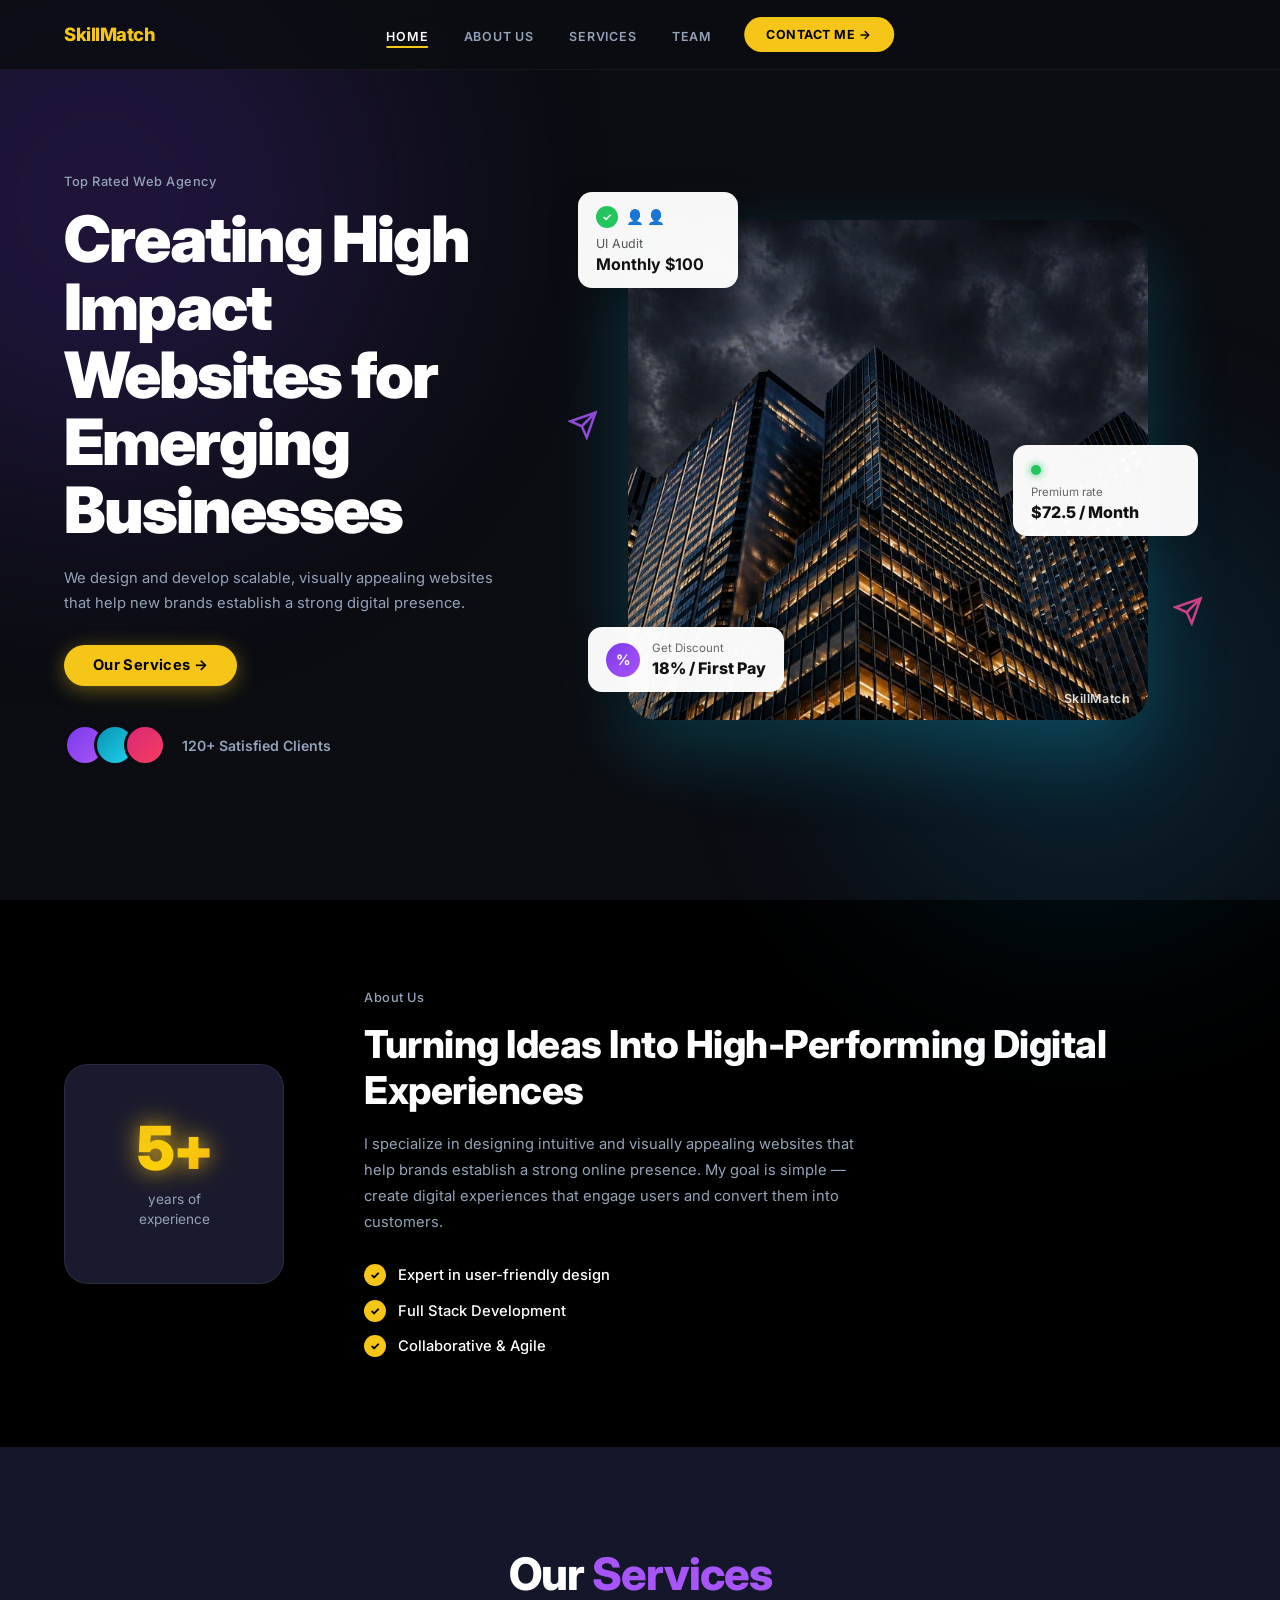
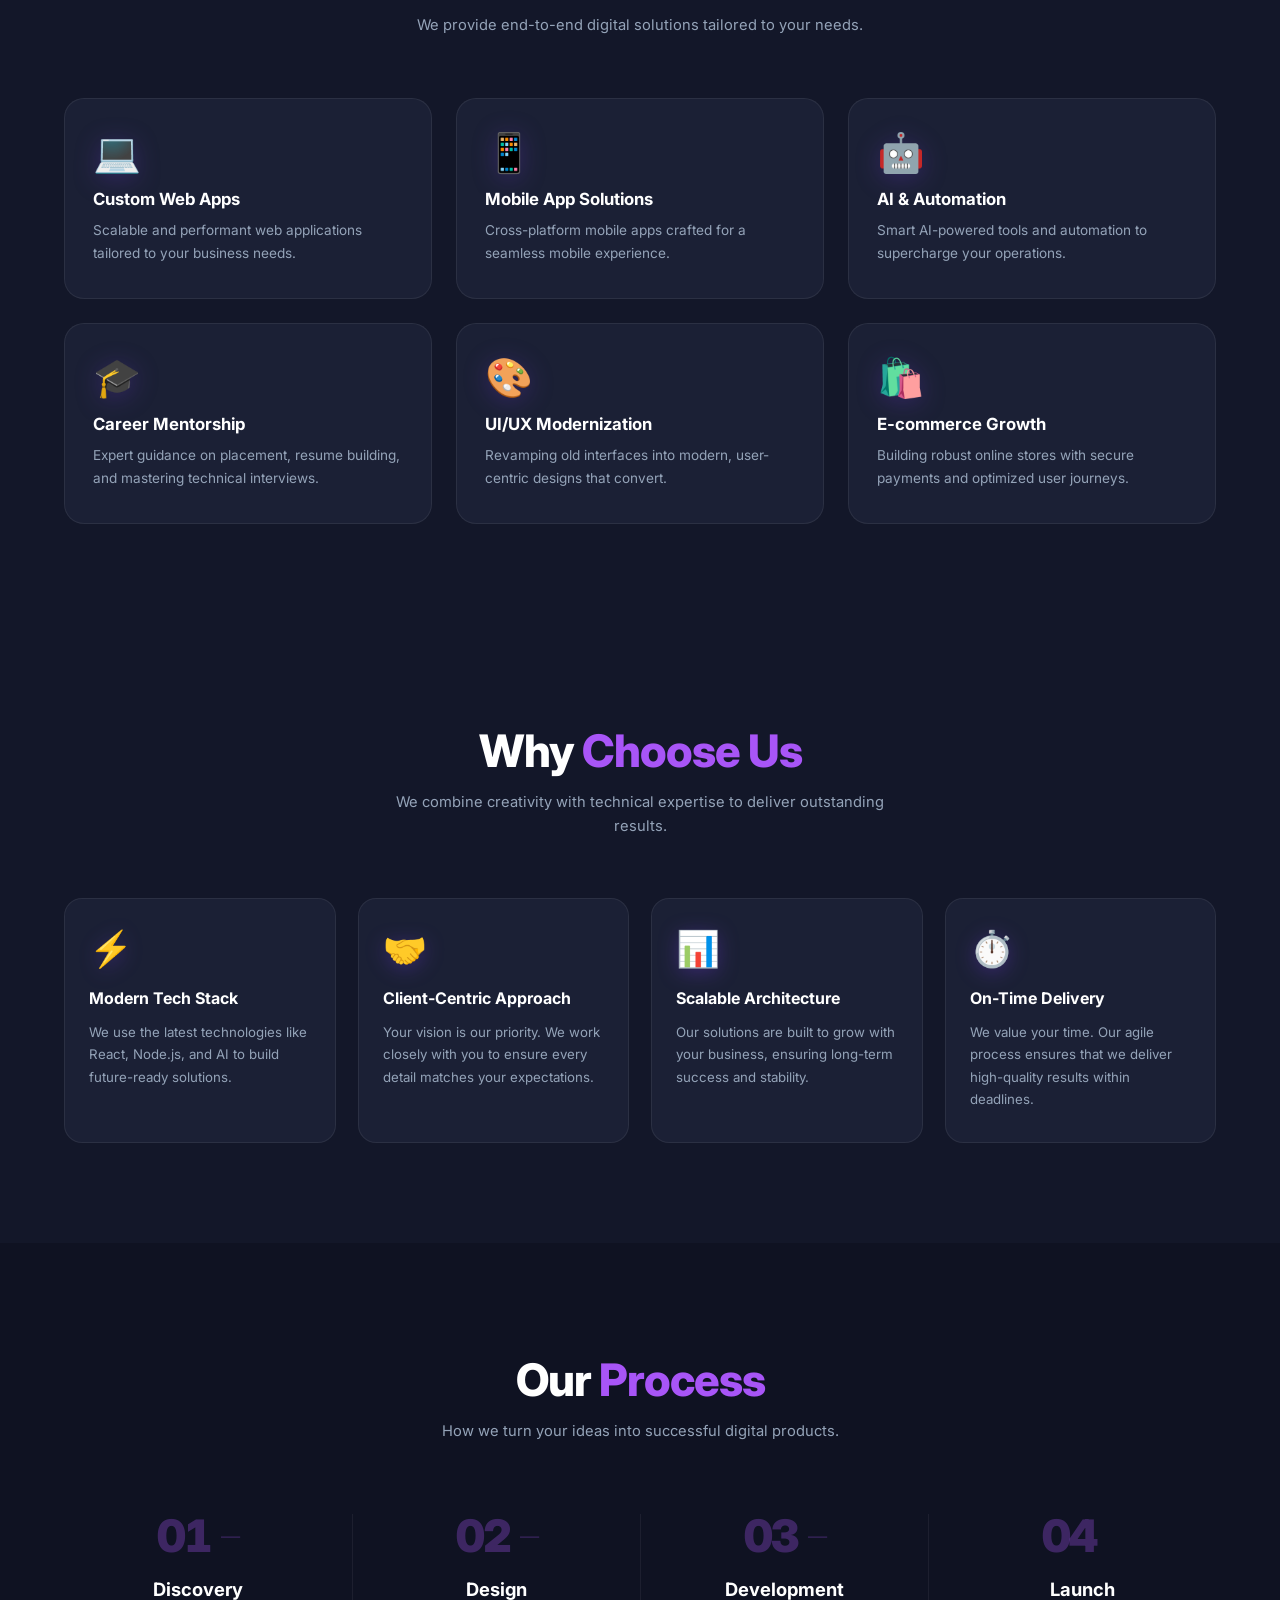
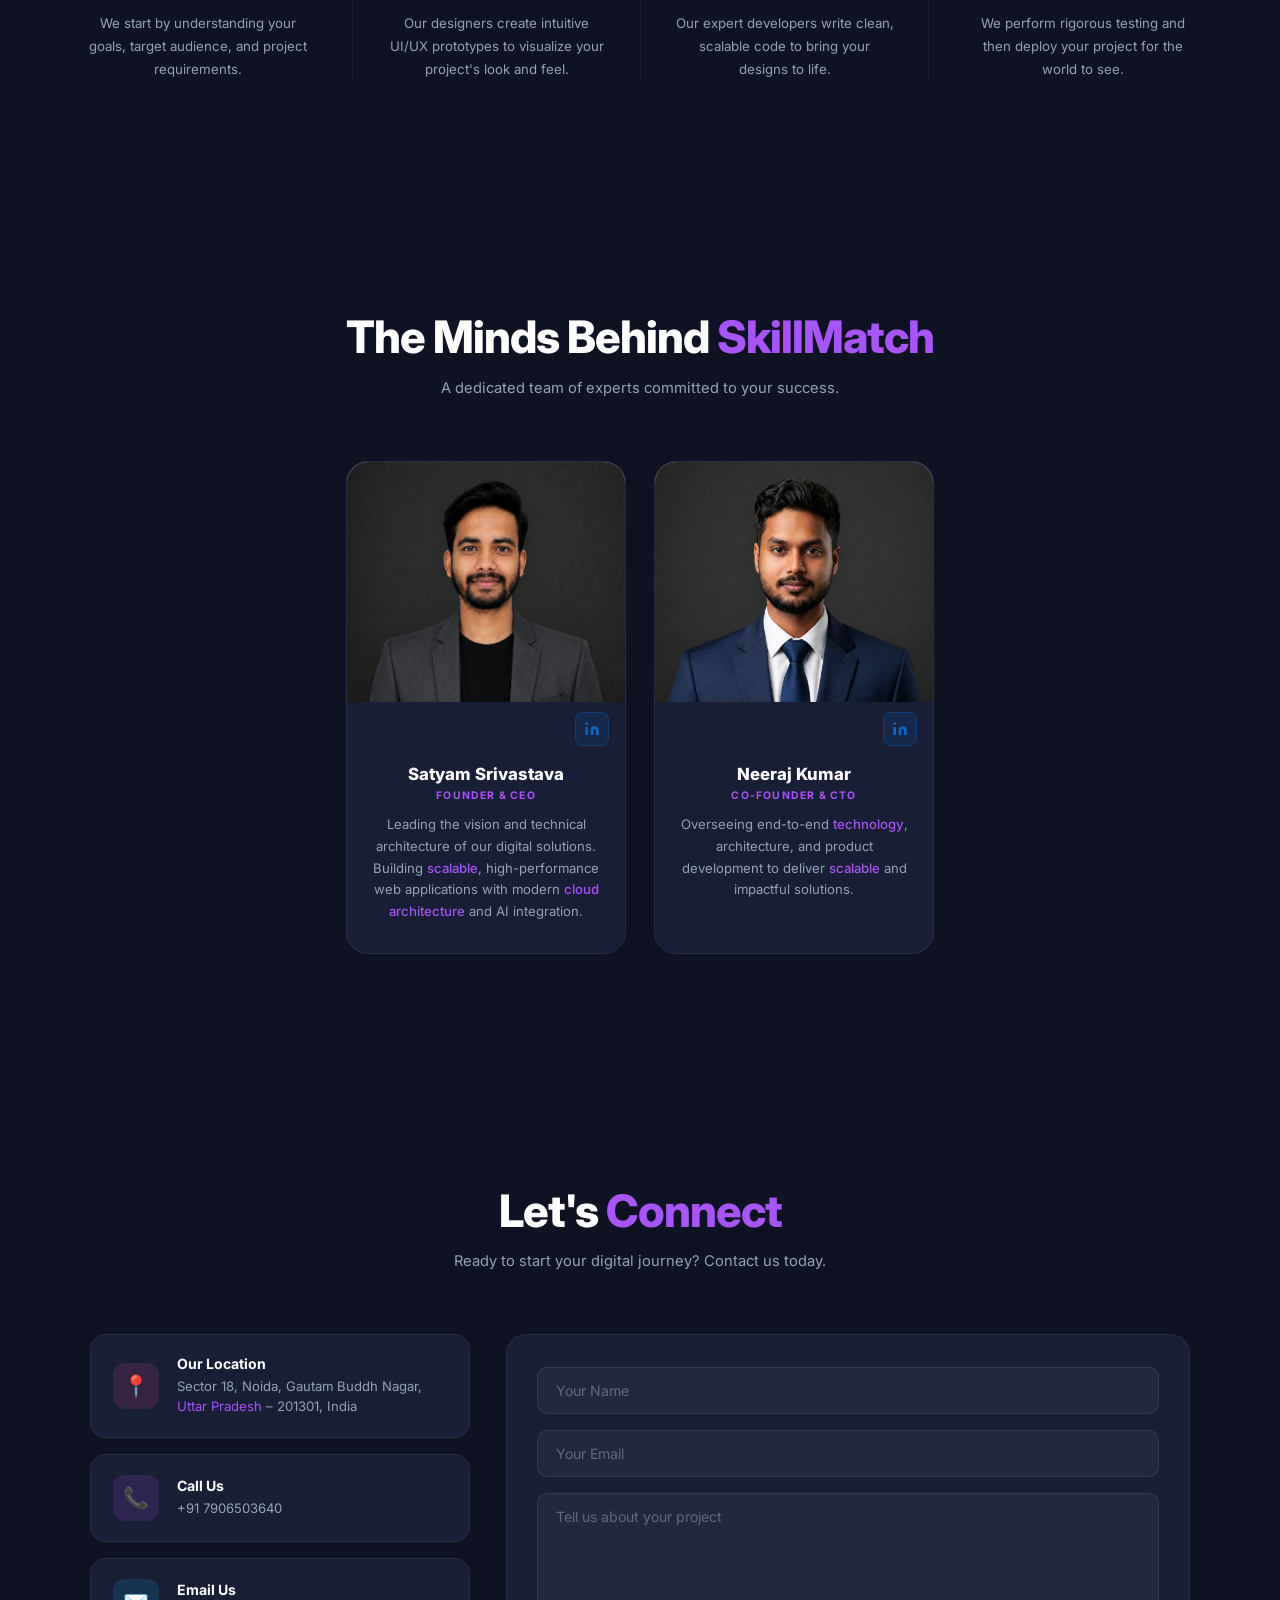
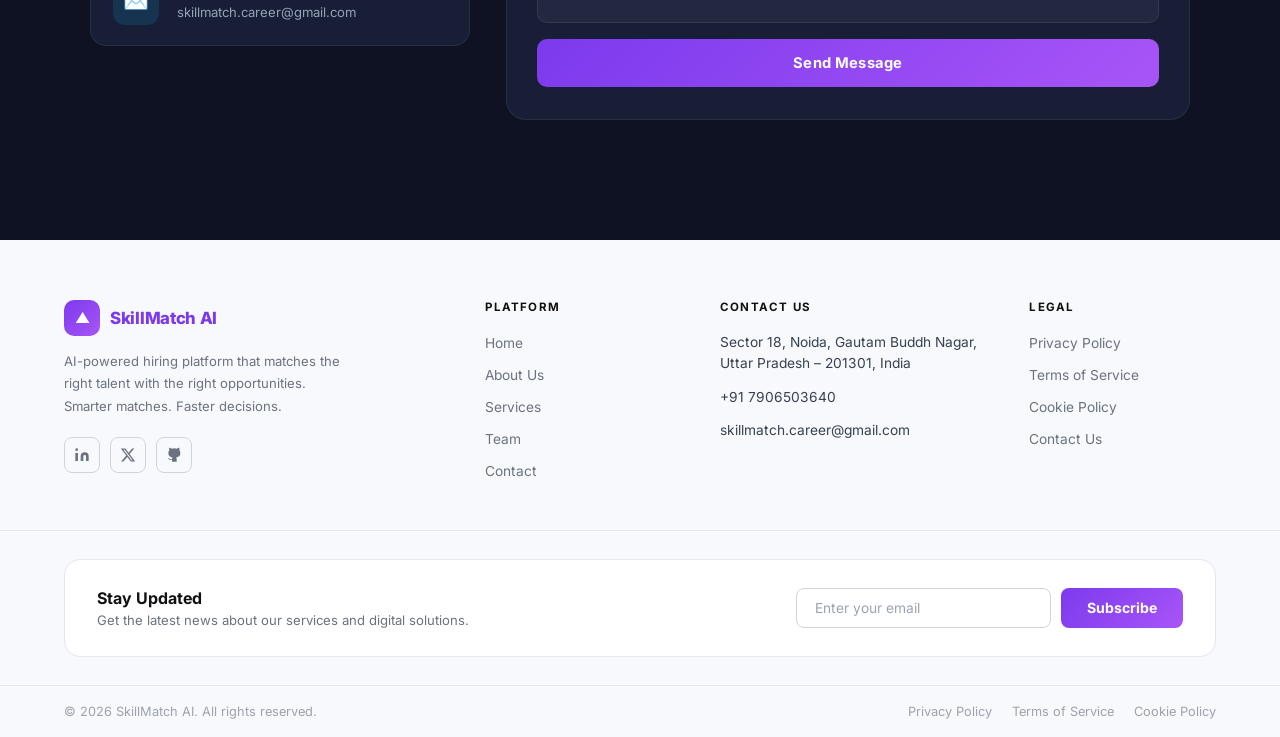
<file: index.html>
<!DOCTYPE html>
<html lang="en">

<head>
  <meta charset="UTF-8" />
  <meta name="viewport" content="width=device-width, initial-scale=1.0" />
  <meta name="description"
    content="SkillMatch – Creating High-Impact Websites for Emerging Businesses. Scalable, visually appealing websites for new brands." />
  <title>SkillMatch – Creating High-Impact Websites</title>
  <link rel="preconnect" href="https://fonts.googleapis.com" />
  <link rel="preconnect" href="https://fonts.gstatic.com" crossorigin />
  <link href="https://fonts.googleapis.com/css2?family=Inter:wght@300;400;500;600;700;800;900&display=swap"
    rel="stylesheet" />
  <link rel="stylesheet" href="style.css" />
</head>

<body>

  <!-- ===== NAVBAR ===== -->
  <nav class="navbar" id="navbar">
    <div class="nav-container">
      <div class="logo">
        <span class="logo-main">SkillMatch</span>
      </div>
      <div class="nav-center">
        <ul class="nav-links" id="navLinks">
          <li><a href="#home" class="nav-link active">HOME</a></li>
          <li><a href="#about" class="nav-link">ABOUT US</a></li>
          <li><a href="#services" class="nav-link">SERVICES</a></li>
          <li><a href="#team" class="nav-link">TEAM</a></li>
        </ul>
        <a href="#contact" class="btn-contact">CONTACT ME →</a>
      </div>
      <button class="hamburger" id="hamburger" aria-label="Toggle Menu">
        <span></span><span></span><span></span>
      </button>
    </div>
  </nav>

  <!-- ===== HERO SECTION ===== -->
  <section class="hero" id="home">
    <div class="hero-bg-glow glow-purple"></div>
    <div class="hero-bg-glow glow-blue"></div>

    <div class="hero-content">
      <p class="hero-tag">Top Rated Web Agency</p>
      <h1 class="hero-title">
        Creating High Impact<br />Websites for<br />Emerging Businesses
      </h1>
      <p class="hero-desc">
        We design and develop scalable, visually appealing websites<br />
        that help new brands establish a strong digital presence.
      </p>
      <a href="#services" class="hero-work-btn">Our Services →</a>

      <div class="hero-clients">
        <div class="client-avatars">
          <div class="avatar av1"></div>
          <div class="avatar av2"></div>
          <div class="avatar av3"></div>
        </div>
        <span class="clients-text">120+ Satisfied Clients</span>
      </div>
    </div>

    <!-- Floating Cards Panel -->
    <div class="hero-panel">
      <div class="panel-card card-top" id="card1">
        <div class="card-header">
          <span class="card-badge">✓</span>
          <div class="card-icon-group">
            <span class="ci">👤</span><span class="ci">👤</span>
          </div>
        </div>
        <p class="card-label">UI Audit</p>
        <p class="card-price">Monthly $100</p>
      </div>

      <div class="panel-card card-mid" id="card2">
        <div class="card-dot-wrap">
          <span class="card-dot green"></span>
        </div>
        <p class="card-sm-label">Premium rate</p>
        <p class="card-price-lg">$72.5 / Month</p>
      </div>

      <div class="panel-card card-bot" id="card3">
        <div class="card-discount-icon">%</div>
        <div>
          <p class="card-sm-label">Get Discount</p>
          <p class="card-price-lg">18% / First Pay</p>
        </div>
      </div>

      <!-- Decorative send icons -->
      <div class="send-icon si1">
        <svg viewBox="0 0 24 24" fill="none" stroke="currentColor" stroke-width="2">
          <line x1="22" y1="2" x2="11" y2="13" />
          <polygon points="22 2 15 22 11 13 2 9 22 2" />
        </svg>
      </div>
      <div class="send-icon si2">
        <svg viewBox="0 0 24 24" fill="none" stroke="currentColor" stroke-width="2">
          <line x1="22" y1="2" x2="11" y2="13" />
          <polygon points="22 2 15 22 11 13 2 9 22 2" />
        </svg>
      </div>

      <!-- Profile label -->
      <div class="profile-label">SkillMatch</div>
    </div>
  </section>

  <!-- ===== ABOUT ME SECTION ===== -->
  <section class="about" id="about">
    <div class="about-container">

      <!-- Left: Experience Card -->
      <div class="about-left">
        <div class="exp-card">
          <span class="exp-number"><span class="exp-golden">5+</span></span>
          <span class="exp-label">years of<br />experience</span>
        </div>
      </div>

      <!-- Right: Content -->
      <div class="about-right">
        <p class="section-tag">About Us</p>
        <h2 class="about-title">Turning Ideas Into High-Performing Digital Experiences</h2>
        <p class="about-desc">
          I specialize in designing intuitive and visually appealing websites that help
          brands establish a strong online presence. My goal is simple — create digital
          experiences that engage users and convert them into customers.
        </p>
        <ul class="about-list">
          <li>
            <span class="check-icon">✓</span>
            Expert in user-friendly design
          </li>
          <li>
            <span class="check-icon">✓</span>
            Full Stack Development
          </li>
          <li>
            <span class="check-icon">✓</span>
            Collaborative & Agile
          </li>
        </ul>
      </div>

    </div>
  </section>

  <!-- ===== SERVICES SECTION ===== -->
  <section class="services" id="services">
    <div class="services-container">

      <div class="services-header">
        <h2 class="services-title">Our <span class="highlight-purple">Services</span></h2>
        <p class="services-sub">We provide end-to-end digital solutions tailored to your needs.</p>
      </div>

      <div class="services-grid">

        <div class="service-card" id="svc1">
          <div class="svc-icon">💻</div>
          <h3 class="svc-title">Custom Web Apps</h3>
          <p class="svc-desc">Scalable and performant web applications tailored to your business needs.</p>
        </div>

        <div class="service-card" id="svc2">
          <div class="svc-icon">📱</div>
          <h3 class="svc-title">Mobile App Solutions</h3>
          <p class="svc-desc">Cross-platform mobile apps crafted for a seamless mobile experience.</p>
        </div>

        <div class="service-card" id="svc3">
          <div class="svc-icon">🤖</div>
          <h3 class="svc-title">AI & Automation</h3>
          <p class="svc-desc">Smart AI-powered tools and automation to supercharge your operations.</p>
        </div>

        <div class="service-card" id="svc4">
          <div class="svc-icon">🎓</div>
          <h3 class="svc-title">Career Mentorship</h3>
          <p class="svc-desc">Expert guidance on placement, resume building, and mastering technical interviews.</p>
        </div>

        <div class="service-card" id="svc5">
          <div class="svc-icon">🎨</div>
          <h3 class="svc-title">UI/UX Modernization</h3>
          <p class="svc-desc">Revamping old interfaces into modern, user-centric designs that convert.</p>
        </div>

        <div class="service-card" id="svc6">
          <div class="svc-icon">🛍️</div>
          <h3 class="svc-title">E-commerce Growth</h3>
          <p class="svc-desc">Building robust online stores with secure payments and optimized user journeys.</p>
        </div>

      </div>
    </div>
  </section>

  <!-- ===== WHY CHOOSE US ===== -->
  <section class="why" id="why">
    <div class="why-container">

      <div class="why-header">
        <h2 class="why-title">Why <span class="highlight-purple">Choose Us</span></h2>
        <p class="why-sub">We combine creativity with technical expertise to deliver outstanding results.</p>
      </div>

      <div class="why-grid">

        <div class="why-card" id="why1">
          <div class="why-icon">⚡</div>
          <h3 class="why-card-title">Modern Tech Stack</h3>
          <p class="why-card-desc">We use the latest technologies like React, Node.js, and AI to build future-ready
            solutions.</p>
        </div>

        <div class="why-card" id="why2">
          <div class="why-icon">🤝</div>
          <h3 class="why-card-title">Client-Centric Approach</h3>
          <p class="why-card-desc">Your vision is our priority. We work closely with you to ensure every detail matches
            your expectations.</p>
        </div>

        <div class="why-card" id="why3">
          <div class="why-icon">📊</div>
          <h3 class="why-card-title">Scalable Architecture</h3>
          <p class="why-card-desc">Our solutions are built to grow with your business, ensuring long-term success and
            stability.</p>
        </div>

        <div class="why-card" id="why4">
          <div class="why-icon">⏱️</div>
          <h3 class="why-card-title">On-Time Delivery</h3>
          <p class="why-card-desc">We value your time. Our agile process ensures that we deliver high-quality results
            within deadlines.</p>
        </div>

      </div>
    </div>
  </section>

  <!-- ===== OUR PROCESS ===== -->
  <section class="process" id="process">
    <div class="process-container">

      <div class="process-header">
        <h2 class="process-title">Our <span class="highlight-purple">Process</span></h2>
        <p class="process-sub">How we turn your ideas into successful digital products.</p>
      </div>

      <div class="process-steps">

        <div class="process-step" id="step1">
          <div class="step-top">
            <span class="step-num">01</span>
            <span class="step-dash">—</span>
          </div>
          <h3 class="step-title">Discovery</h3>
          <p class="step-desc">We start by understanding your goals, target audience, and project requirements.</p>
        </div>

        <div class="process-step" id="step2">
          <div class="step-top">
            <span class="step-num">02</span>
            <span class="step-dash">—</span>
          </div>
          <h3 class="step-title">Design</h3>
          <p class="step-desc">Our designers create intuitive UI/UX prototypes to visualize your project's look and
            feel.</p>
        </div>

        <div class="process-step" id="step3">
          <div class="step-top">
            <span class="step-num">03</span>
            <span class="step-dash">—</span>
          </div>
          <h3 class="step-title">Development</h3>
          <p class="step-desc">Our expert developers write clean, scalable code to bring your designs to life.</p>
        </div>

        <div class="process-step" id="step4">
          <div class="step-top">
            <span class="step-num">04</span>
            <span class="step-dash" style="visibility:hidden">—</span>
          </div>
          <h3 class="step-title">Launch</h3>
          <p class="step-desc">We perform rigorous testing and then deploy your project for the world to see.</p>
        </div>

      </div>
    </div>
  </section>

  <!-- ===== TEAM SECTION ===== -->
  <section class="team" id="team">
    <div class="team-container">

      <div class="team-header">
        <h2 class="team-title">The Minds Behind <span class="highlight-purple">SkillMatch</span></h2>
        <p class="team-sub">A dedicated team of experts committed to your success.</p>
      </div>

      <div class="team-grid">

        <!-- Card 1 – Satyam -->
        <div class="team-card" id="tm1">
          <div class="team-photo photo-card">
            <img src="images/satyam.png" alt="Satyam Srivastava" class="team-img" />
          </div>
          <div class="team-social">
            <a href="https://www.linkedin.com/in/satyam-srivastava58/" target="_blank" class="tsoc-btn tsoc-linkedin"
              aria-label="LinkedIn">
              <svg viewBox="0 0 24 24" fill="currentColor">
                <path d="M16 8a6 6 0 0 1 6 6v7h-4v-7a2 2 0 0 0-2-2 2 2 0 0 0-2 2v7h-4v-7a6 6 0 0 1 6-6z" />
                <rect x="2" y="9" width="4" height="12" />
                <circle cx="4" cy="4" r="2" />
              </svg>
            </a>
          </div>
          <h3 class="team-name">Satyam Srivastava</h3>
          <p class="team-role">FOUNDER &amp; CEO</p>
          <p class="team-bio">
            Leading the vision and technical architecture of our digital solutions.
            Building <span class="bio-highlight">scalable</span>, high-performance web applications
            with modern <span class="bio-highlight">cloud architecture</span> and AI integration.
          </p>
        </div>

        <!-- Card 2 – Neeraj -->
        <div class="team-card" id="tm2">
          <div class="team-photo photo-card">
            <img src="images/neeraj.jpg" alt="Neeraj Kumar" class="team-img" />
          </div>
          <div class="team-social">
            <a href="https://www.linkedin.com/in/neerajkry/" target="_blank" class="tsoc-btn tsoc-linkedin"
              aria-label="LinkedIn">
              <svg viewBox="0 0 24 24" fill="currentColor">
                <path d="M16 8a6 6 0 0 1 6 6v7h-4v-7a2 2 0 0 0-2-2 2 2 0 0 0-2 2v7h-4v-7a6 6 0 0 1 6-6z" />
                <rect x="2" y="9" width="4" height="12" />
                <circle cx="4" cy="4" r="2" />
              </svg>
            </a>
          </div>
          <h3 class="team-name">Neeraj Kumar</h3>
          <p class="team-role">CO-FOUNDER &amp; CTO</p>
          <p class="team-bio">
            Overseeing end-to-end <span class="bio-highlight">technology</span>,
            architecture, and product development to deliver
            <span class="bio-highlight">scalable</span> and impactful solutions.
          </p>
        </div>

      </div>
    </div>
  </section>

  <!-- ===== CONTACT SECTION ===== -->
  <section class="contact" id="contact">
    <div class="contact-container">

      <div class="contact-header">
        <h2 class="contact-title">Let's <span class="highlight-purple">Connect</span></h2>
        <p class="contact-sub">Ready to start your digital journey? Contact us today.</p>
      </div>

      <div class="contact-body">

        <!-- Left: Info Cards -->
        <div class="contact-info">

          <div class="info-card" id="info1">
            <div class="info-icon loc-icon">📍</div>
            <div class="info-text">
              <p class="info-title">Our Location</p>
              <p class="info-detail">Sector 18, Noida, Gautam Buddh Nagar,<br /><span class="info-highlight">Uttar
                  Pradesh</span> – 201301, India</p>
            </div>
          </div>

          <div class="info-card" id="info2">
            <div class="info-icon call-icon">📞</div>
            <div class="info-text">
              <p class="info-title">Call Us</p>
              <p class="info-detail">+91 7906503640</p>
            </div>
          </div>

          <div class="info-card" id="info3">
            <div class="info-icon mail-icon">✉️</div>
            <div class="info-text">
              <p class="info-title">Email Us</p>
              <p class="info-detail">skillmatch.career@gmail.com</p>
            </div>
          </div>

        </div>

        <!-- Right: Contact Form -->
        <div class="contact-form-wrap" id="contactForm">
          <div id="formSuccess" class="form-success-msg" style="display:none">
            <span class="success-icon">✓</span>
            <div>
              <p class="success-title">Message Sent!</p>
              <p class="success-sub">We'll get back to you within 24 hours.</p>
            </div>
          </div>
          <form id="contactMainForm" class="contact-form" action="https://formsubmit.co/skillmatch.career@gmail.com"
            method="POST">
            <!-- Formsubmit config -->
            <input type="hidden" name="_subject" value="New Contact from SkillMatch Website" />
            <input type="hidden" name="_captcha" value="false" />
            <input type="hidden" name="_template" value="table" />
            <input type="hidden" name="_next" value="https://neeraj62.github.io/skillmatch/thanks.html" />
            <input type="text" id="fname" name="name" class="form-input" placeholder="Your Name" required />
            <input type="email" id="femail" name="email" class="form-input" placeholder="Your Email" required />
            <textarea id="fmessage" name="message" class="form-textarea" placeholder="Tell us about your project"
              rows="5" required></textarea>
            <button type="submit" class="form-btn" id="sendBtn">
              <span id="sendBtnText">Send Message</span>
            </button>
          </form>
        </div>

      </div>
    </div>
  </section>

  <!-- ===== FOOTER ===== -->
  <footer class="footer-full">

    <!-- Top: 4-column area -->
    <div class="footer-top">
      <div class="footer-inner">

        <!-- Col 1: Brand -->
        <div class="footer-brand">
          <div class="footer-logo">
            <span class="footer-logo-icon">▲</span>
            <span class="footer-logo-name">SkillMatch AI</span>
          </div>
          <p class="footer-brand-desc">
            AI-powered hiring platform that matches the right talent with the right opportunities.
            Smarter matches. Faster decisions.
          </p>
          <div class="footer-socials">
            <a href="#" class="fsoc" aria-label="LinkedIn">
              <svg viewBox="0 0 24 24" fill="currentColor">
                <path d="M16 8a6 6 0 0 1 6 6v7h-4v-7a2 2 0 0 0-2-2 2 2 0 0 0-2 2v7h-4v-7a6 6 0 0 1 6-6z" />
                <rect x="2" y="9" width="4" height="12" />
                <circle cx="4" cy="4" r="2" />
              </svg>
            </a>
            <a href="#" class="fsoc" aria-label="X / Twitter">
              <svg viewBox="0 0 24 24" fill="currentColor">
                <path
                  d="M18.244 2.25h3.308l-7.227 8.26 8.502 11.24H16.17l-5.214-6.817L4.99 21.75H1.68l7.73-8.835L1.254 2.25H8.08l4.713 6.231zm-1.161 17.52h1.833L7.084 4.126H5.117z" />
              </svg>
            </a>
            <a href="#" class="fsoc" aria-label="GitHub">
              <svg viewBox="0 0 24 24" fill="currentColor">
                <path
                  d="M9 19c-5 1.5-5-2.5-7-3m14 6v-3.87a3.37 3.37 0 0 0-.94-2.61c3.14-.35 6.44-1.54 6.44-7A5.44 5.44 0 0 0 20 4.77 5.07 5.07 0 0 0 19.91 1S18.73.65 16 2.48a13.38 13.38 0 0 0-7 0C6.27.65 5.09 1 5.09 1A5.07 5.07 0 0 0 5 4.77a5.44 5.44 0 0 0-1.5 3.78c0 5.42 3.3 6.61 6.44 7A3.37 3.37 0 0 0 9 18.13V22" />
              </svg>
            </a>
          </div>
        </div>

        <!-- Col 2: Platform -->
        <div class="footer-col">
          <h4 class="footer-col-heading">PLATFORM</h4>
          <ul class="footer-links">
            <li><a href="#home">Home</a></li>
            <li><a href="#about">About Us</a></li>
            <li><a href="#services">Services</a></li>
            <li><a href="#team">Team</a></li>
            <li><a href="#contact">Contact</a></li>
          </ul>
        </div>

        <!-- Col 3: Contact -->
        <div class="footer-col">
          <h4 class="footer-col-heading">CONTACT US</h4>
          <ul class="footer-contact-list">
            <li>Sector 18, Noida, Gautam Buddh Nagar,<br />Uttar Pradesh – 201301, India</li>
            <li>+91 7906503640</li>
            <li>skillmatch.career@gmail.com</li>
          </ul>
        </div>

        <!-- Col 4: Legal -->
        <div class="footer-col">
          <h4 class="footer-col-heading">LEGAL</h4>
          <ul class="footer-links">
            <li><a href="#contact">Privacy Policy</a></li>
            <li><a href="#contact">Terms of Service</a></li>
            <li><a href="#contact">Cookie Policy</a></li>
            <li><a href="#contact">Contact Us</a></li>
          </ul>
        </div>

      </div>
    </div>

    <!-- Newsletter Bar -->
    <div class="footer-newsletter-wrap">
      <div class="footer-newsletter">
        <div class="newsletter-left">
          <p class="newsletter-title">Stay Updated</p>
          <p class="newsletter-sub">Get the latest news about our services and digital solutions.</p>
        </div>
        <form class="newsletter-form" onsubmit="handleNewsletter(event)">
          <input type="hidden" name="_subject" value="Newsletter Subscription - SkillMatch" />
          <input type="email" id="newsEmail" name="email" class="newsletter-input" placeholder="Enter your email"
            required />
          <button type="submit" class="newsletter-btn" id="subBtn">
            <span id="subBtnText">Subscribe</span>
            <span id="subBtnLoader" style="display:none">Sending...</span>
          </button>
        </form>
      </div>
    </div>

    <!-- Bottom copyright bar -->
    <div class="footer-bottom">
      <div class="footer-bottom-inner">
        <p class="copyright">© 2026 SkillMatch AI. All rights reserved.</p>
        <div class="footer-bottom-links">
          <a href="#contact">Privacy Policy</a>
          <a href="#contact">Terms of Service</a>
          <a href="#contact">Cookie Policy</a>
        </div>
      </div>
    </div>

  </footer>


  <script src="main.js"></script>
</body>

</html>
</file>
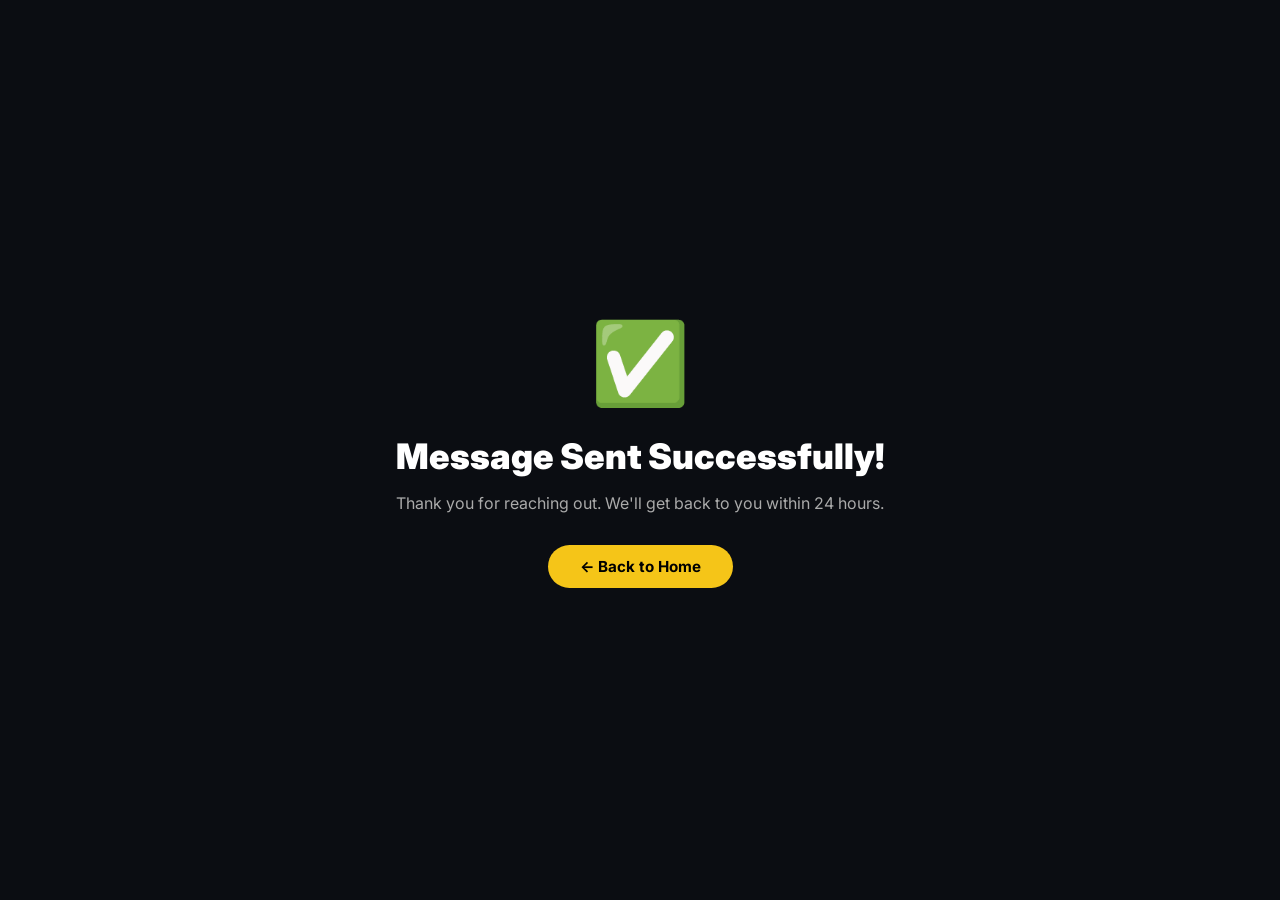
<file: thanks.html>
<!DOCTYPE html>
<html lang="en">
<head>
  <meta charset="UTF-8" />
  <meta name="viewport" content="width=device-width, initial-scale=1.0"/>
  <title>Message Sent – SkillMatch</title>
  <link href="https://fonts.googleapis.com/css2?family=Inter:wght@400;600;700;900&display=swap" rel="stylesheet"/>
  <style>
    * { margin:0; padding:0; box-sizing:border-box; }
    body {
      font-family: 'Inter', sans-serif;
      background: #0b0d12;
      color: #fff;
      min-height: 100vh;
      display: flex;
      flex-direction: column;
      align-items: center;
      justify-content: center;
      text-align: center;
      padding: 2rem;
    }
    .icon { font-size: 5rem; margin-bottom: 1.5rem; animation: pop 0.6s ease; }
    @keyframes pop { from { transform: scale(0); opacity:0; } to { transform: scale(1); opacity:1; } }
    h1 { font-size: 2.2rem; font-weight: 900; margin-bottom: 1rem; }
    p { color: #aaa; font-size: 1rem; margin-bottom: 2rem; }
    a {
      background: #f5c518;
      color: #000;
      font-weight: 700;
      text-decoration: none;
      padding: 0.75rem 2rem;
      border-radius: 50px;
      font-size: 0.95rem;
      transition: transform 0.2s;
    }
    a:hover { transform: scale(1.05); }
  </style>
</head>
<body>
  <div class="icon">✅</div>
  <h1>Message Sent Successfully!</h1>
  <p>Thank you for reaching out. We'll get back to you within 24 hours.</p>
  <a href="index.html">← Back to Home</a>
</body>
</html>
</file>
<file: style.css>
/* ===========================
   RESET & BASE
=========================== */
*,
*::before,
*::after {
  box-sizing: border-box;
  margin: 0;
  padding: 0;
}

:root {
  --bg: #0b0d12;
  --bg2: #0f1118;
  --purple: #7c3aed;
  --purple-glow: #a855f7;
  --yellow: #f5c518;
  --cyan: #22d3ee;
  --white: #ffffff;
  --muted: #94a3b8;
  --card-bg: #1e2230;
  --panel-blue: #22c9f5;
  --radius: 16px;
  --font: 'Inter', sans-serif;
}

html {
  scroll-behavior: smooth;
}

body {
  font-family: var(--font);
  background: var(--bg);
  color: var(--white);
  overflow-x: hidden;
  min-height: 100vh;
}

/* ===========================
   NAVBAR
=========================== */
.navbar {
  position: fixed;
  top: 0;
  left: 0;
  right: 0;
  z-index: 1000;
  padding: 0 5%;
  height: 70px;
  display: flex;
  align-items: center;
  background: rgba(11, 13, 18, 0.85);
  backdrop-filter: blur(14px);
  border-bottom: 1px solid rgba(255, 255, 255, 0.05);
  transition: background 0.3s;
}

.nav-container {
  width: 100%;
  max-width: 1280px;
  margin: 0 auto;
  display: flex;
  align-items: center;
  justify-content: space-between;
  gap: 1rem;
}

/* Center group: nav links + contact button */
.nav-center {
  display: flex;
  align-items: center;
  gap: 2rem;
  position: absolute;
  left: 50%;
  transform: translateX(-50%);
}

/* Logo */
.logo {
  display: flex;
  flex-direction: column;
  line-height: 1;
}

.logo-main {
  font-size: 1.15rem;
  font-weight: 800;
  color: var(--yellow);
  letter-spacing: -0.5px;
}

.logo-sub {
  font-size: 0.55rem;
  font-weight: 600;
  letter-spacing: 2px;
  color: var(--yellow);
  text-transform: uppercase;
  margin-top: 2px;
}

/* Links */
.nav-links {
  list-style: none;
  display: flex;
  gap: 2.2rem;
  margin: 0;
}

.nav-link {
  font-size: 0.78rem;
  font-weight: 600;
  letter-spacing: 0.8px;
  color: var(--muted);
  text-decoration: none;
  transition: color 0.25s;
  position: relative;
}

.nav-link::after {
  content: '';
  position: absolute;
  bottom: -4px;
  left: 0;
  width: 0;
  height: 2px;
  background: var(--yellow);
  transition: width 0.3s;
  border-radius: 2px;
}

.nav-link:hover,
.nav-link.active {
  color: var(--white);
}

.nav-link:hover::after,
.nav-link.active::after {
  width: 100%;
}

/* Contact button */
.btn-contact {
  background: var(--yellow);
  color: #000;
  font-size: 0.78rem;
  font-weight: 700;
  letter-spacing: 0.5px;
  padding: 0.62rem 1.4rem;
  border-radius: 50px;
  text-decoration: none;
  white-space: nowrap;
  transition: transform 0.2s, box-shadow 0.2s;
  margin-left: 0;
}

.btn-contact:hover {
  transform: scale(1.04);
  box-shadow: 0 0 20px rgba(245, 197, 24, 0.45);
}

/* Hamburger */
.hamburger {
  display: none;
  flex-direction: column;
  gap: 5px;
  background: none;
  border: none;
  cursor: pointer;
  margin-left: auto;
}

.hamburger span {
  width: 24px;
  height: 2px;
  background: var(--white);
  border-radius: 2px;
  transition: 0.3s;
}

/* ===========================
   HERO
=========================== */
.hero {
  position: relative;
  min-height: 100vh;
  display: flex;
  align-items: center;
  padding: 100px 5% 60px;
  max-width: 1280px;
  margin: 0 auto;
  gap: 4rem;
  overflow: hidden;
}

/* Background glows */
.hero-bg-glow {
  position: fixed;
  border-radius: 50%;
  filter: blur(120px);
  opacity: 0.18;
  pointer-events: none;
  z-index: 0;
}

.glow-purple {
  width: 600px;
  height: 600px;
  background: var(--purple);
  top: -100px;
  left: -200px;
}

.glow-blue {
  width: 400px;
  height: 400px;
  background: #0ea5e9;
  bottom: 0;
  right: 0;
}

/* Hero left */
.hero-content {
  position: relative;
  z-index: 2;
  flex: 1;
  max-width: 500px;
}

.hero-tag {
  font-size: 0.8rem;
  font-weight: 500;
  color: var(--muted);
  letter-spacing: 0.5px;
  margin-bottom: 1rem;
}

.hero-title {
  font-size: clamp(2.8rem, 5vw, 4.4rem);
  font-weight: 900;
  line-height: 1.06;
  letter-spacing: -2px;
  color: var(--white);
  margin-bottom: 1.4rem;
  animation: fadeUp 0.8s ease both;
}

.hero-desc {
  font-size: 0.92rem;
  color: var(--muted);
  line-height: 1.7;
  margin-bottom: 1.8rem;
  animation: fadeUp 0.9s 0.1s ease both;
}

.hero-work-link {
  display: inline-block;
  font-size: 0.9rem;
  font-weight: 600;
  color: var(--white);
  text-decoration: none;
  border-bottom: 2px solid var(--yellow);
  padding-bottom: 2px;
  margin-bottom: 2.4rem;
  transition: color 0.25s;
  animation: fadeUp 1s 0.2s ease both;
}

.hero-work-link:hover {
  color: var(--yellow);
}

/* Golden Our Services button */
.hero-work-btn {
  display: inline-block;
  font-size: 0.92rem;
  font-weight: 700;
  color: #000;
  text-decoration: none;
  background: var(--yellow);
  padding: 0.7rem 1.8rem;
  border-radius: 50px;
  margin-bottom: 2.4rem;
  letter-spacing: 0.4px;
  box-shadow: 0 4px 20px rgba(245,197,24,0.4);
  transition: transform 0.2s, box-shadow 0.2s;
  animation: fadeUp 1s 0.2s ease both;
}

.hero-work-btn:hover {
  transform: translateY(-2px) scale(1.04);
  box-shadow: 0 8px 30px rgba(245,197,24,0.6);
}

/* Clients */
.hero-clients {
  display: flex;
  align-items: center;
  gap: 1rem;
  animation: fadeUp 1s 0.3s ease both;
}

.client-avatars {
  display: flex;
}

.avatar {
  width: 42px;
  height: 42px;
  border-radius: 50%;
  border: 3px solid var(--bg);
  margin-left: -12px;
  background: linear-gradient(135deg, var(--purple), #06b6d4);
}

.avatar:first-child {
  margin-left: 0;
}

.av1 {
  background: linear-gradient(135deg, #7c3aed, #a855f7);
}

.av2 {
  background: linear-gradient(135deg, #0891b2, #22d3ee);
}

.av3 {
  background: linear-gradient(135deg, #db2777, #f43f5e);
}

.clients-text {
  font-size: 0.88rem;
  font-weight: 600;
  color: var(--muted);
}

/* ===========================
   HERO PANEL (RIGHT)
=========================== */
.hero-panel {
  position: relative;
  z-index: 2;
  flex: 1;
  max-width: 520px;
  height: 500px;
  background: url('images/hero-building.jpg') center center / cover no-repeat;
  border-radius: 28px;
  display: flex;
  align-items: flex-end;
  justify-content: center;
  overflow: visible;
  animation: fadeRight 0.9s ease both;
  box-shadow: 0 30px 80px rgba(20, 200, 230, 0.22);
}

/* Floating cards */
.panel-card {
  position: absolute;
  background: rgba(255, 255, 255, 0.97);
  color: #111;
  border-radius: 14px;
  padding: 14px 18px;
  box-shadow: 0 8px 32px rgba(0, 0, 0, 0.18);
  animation: floatCard 4s ease-in-out infinite;
  transition: transform 0.3s;
}

.panel-card:hover {
  transform: scale(1.04) translateY(-4px) !important;
}

/* Card positions */
.card-top {
  top: -28px;
  left: -50px;
  min-width: 160px;
  animation-delay: 0s;
}

.card-mid {
  right: -50px;
  top: 45%;
  min-width: 185px;
  animation-delay: 1.3s;
}

.card-bot {
  bottom: 28px;
  left: -40px;
  min-width: 185px;
  display: flex;
  align-items: center;
  gap: 12px;
  animation-delay: 2.6s;
}

/* Card internals */
.card-header {
  display: flex;
  align-items: center;
  gap: 8px;
  margin-bottom: 8px;
}

.card-badge {
  background: #22c55e;
  color: #fff;
  width: 22px;
  height: 22px;
  border-radius: 50%;
  display: flex;
  align-items: center;
  justify-content: center;
  font-size: 0.7rem;
  font-weight: 700;
}

.card-icon-group {
  display: flex;
  gap: 3px;
  font-size: 0.9rem;
}

.card-label {
  font-size: 0.78rem;
  color: #555;
  margin-bottom: 3px;
}

.card-price {
  font-size: 1rem;
  font-weight: 700;
  color: #111;
}

.card-sm-label {
  font-size: 0.72rem;
  color: #666;
  margin-bottom: 3px;
}

.card-price-lg {
  font-size: 1rem;
  font-weight: 800;
  color: #111;
}

.card-dot-wrap {
  margin-bottom: 6px;
}

.card-dot {
  display: inline-block;
  width: 10px;
  height: 10px;
  border-radius: 50%;
}

.card-dot.green {
  background: #22c55e;
  box-shadow: 0 0 8px #22c55e;
}

.card-discount-icon {
  width: 34px;
  height: 34px;
  background: linear-gradient(135deg, #7c3aed, #a855f7);
  color: #fff;
  border-radius: 50%;
  display: flex;
  align-items: center;
  justify-content: center;
  font-size: 0.9rem;
  font-weight: 700;
  flex-shrink: 0;
}

/* Send / Cursor icons */
.send-icon {
  position: absolute;
  color: var(--purple-glow);
  opacity: 0.85;
  animation: floatCard 3.5s ease-in-out infinite;
}

.send-icon svg {
  width: 30px;
  height: 30px;
}

.si1 {
  top: 38%;
  left: -60px;
  animation-delay: 0.5s;
}

.si2 {
  bottom: 18%;
  right: -55px;
  animation-delay: 1.8s;
  color: #ec4899;
}

/* Profile label */
.profile-label {
  position: absolute;
  bottom: 14px;
  right: 18px;
  font-size: 0.78rem;
  font-weight: 600;
  color: rgba(255, 255, 255, 0.85);
  letter-spacing: 0.4px;
}

/* ===========================
   ANIMATIONS
=========================== */
@keyframes fadeUp {
  from {
    opacity: 0;
    transform: translateY(28px);
  }

  to {
    opacity: 1;
    transform: translateY(0);
  }
}

@keyframes fadeRight {
  from {
    opacity: 0;
    transform: translateX(50px);
  }

  to {
    opacity: 1;
    transform: translateX(0);
  }
}

@keyframes floatCard {

  0%,
  100% {
    transform: translateY(0);
  }

  50% {
    transform: translateY(-10px);
  }
}

/* ===========================
   ABOUT ME SECTION
=========================== */
.about {
  background: #000;
  padding: 90px 5%;
}

.about-container {
  max-width: 1200px;
  margin: 0 auto;
  display: flex;
  align-items: center;
  gap: 5rem;
}

/* Experience Card */
.about-left {
  flex-shrink: 0;
}

.exp-card {
  width: 220px;
  height: 220px;
  background: #1a1a2e;
  border: 1px solid rgba(255, 255, 255, 0.08);
  border-radius: 24px;
  display: flex;
  flex-direction: column;
  align-items: center;
  justify-content: center;
  gap: 10px;
  box-shadow: 0 20px 60px rgba(0, 0, 0, 0.4);
  transition: transform 0.3s, box-shadow 0.3s;
}

.exp-card:hover {
  transform: translateY(-6px);
  box-shadow: 0 30px 80px rgba(124, 58, 237, 0.2);
}

.exp-number {
  font-size: 3.8rem;
  font-weight: 900;
  color: var(--white);
  letter-spacing: -2px;
  line-height: 1;
}

/* Golden glowing 5+ */
.exp-golden {
  color: var(--yellow);
  text-shadow: 0 0 20px rgba(245,197,24,0.7), 0 0 40px rgba(245,197,24,0.3);
  font-size: inherit;
  font-weight: 900;
  background: linear-gradient(135deg, #f5c518, #ffd700, #f5a623);
  -webkit-background-clip: text;
  -webkit-text-fill-color: transparent;
  background-clip: text;
  display: inline-block;
  animation: pulse-glow 2.5s ease-in-out infinite;
}

@keyframes pulse-glow {
  0%, 100% { filter: drop-shadow(0 0 8px rgba(245,197,24,0.6)); }
  50%       { filter: drop-shadow(0 0 20px rgba(245,197,24,1)); }
}

.exp-label {
  font-size: 0.85rem;
  color: var(--muted);
  text-align: center;
  line-height: 1.5;
}

/* About Right */
.about-right {
  flex: 1;
}

.section-tag {
  font-size: 0.8rem;
  font-weight: 500;
  color: var(--muted);
  letter-spacing: 0.5px;
  margin-bottom: 1rem;
}

.about-title {
  font-size: clamp(1.7rem, 3vw, 2.6rem);
  font-weight: 800;
  line-height: 1.2;
  color: var(--white);
  margin-bottom: 1.2rem;
  letter-spacing: -0.5px;
}

.about-desc {
  font-size: 0.92rem;
  color: var(--muted);
  line-height: 1.75;
  margin-bottom: 1.8rem;
  max-width: 520px;
}

.about-list {
  list-style: none;
  display: flex;
  flex-direction: column;
  gap: 0.85rem;
}

.about-list li {
  display: flex;
  align-items: center;
  gap: 12px;
  font-size: 0.92rem;
  font-weight: 500;
  color: var(--white);
}

.check-icon {
  width: 22px;
  height: 22px;
  background: var(--yellow);
  color: #000;
  border-radius: 50%;
  display: flex;
  align-items: center;
  justify-content: center;
  font-size: 0.7rem;
  font-weight: 800;
  flex-shrink: 0;
}

/* ===========================
   SERVICES SECTION
=========================== */
.services {
  background: #131729;
  padding: 100px 5%;
}

.services-container {
  max-width: 1200px;
  margin: 0 auto;
}

.services-header {
  text-align: center;
  margin-bottom: 60px;
}

.services-title {
  font-size: clamp(1.9rem, 3.5vw, 2.8rem);
  font-weight: 800;
  color: var(--white);
  letter-spacing: -1px;
  margin-bottom: 0.8rem;
}

.highlight-purple {
  color: var(--purple-glow);
}

.services-sub {
  font-size: 0.92rem;
  color: var(--muted);
  max-width: 480px;
  margin: 0 auto;
  line-height: 1.6;
}

/* Grid */
.services-grid {
  display: grid;
  grid-template-columns: repeat(3, 1fr);
  gap: 24px;
}

.service-card {
  background: #1b2035;
  border: 1px solid rgba(255, 255, 255, 0.07);
  border-radius: 20px;
  padding: 34px 28px;
  transition: transform 0.3s, border-color 0.3s, box-shadow 0.3s;
  cursor: default;
  position: relative;
  overflow: hidden;
}

.service-card::before {
  content: '';
  position: absolute;
  inset: 0;
  background: linear-gradient(135deg, rgba(124, 58, 237, 0.07), transparent);
  opacity: 0;
  transition: opacity 0.3s;
  border-radius: 20px;
}

.service-card:hover {
  transform: translateY(-8px);
  border-color: rgba(168, 85, 247, 0.35);
  box-shadow: 0 20px 50px rgba(124, 58, 237, 0.15);
}

.service-card:hover::before {
  opacity: 1;
}

.svc-icon {
  font-size: 2.4rem;
  margin-bottom: 18px;
  display: block;
  line-height: 1;
  filter: drop-shadow(0 4px 12px rgba(124, 58, 237, 0.25));
}

.svc-title {
  font-size: 1.05rem;
  font-weight: 700;
  color: var(--white);
  margin-bottom: 10px;
}

.svc-desc {
  font-size: 0.85rem;
  color: var(--muted);
  line-height: 1.65;
}

/* ===========================
   WHY CHOOSE US
=========================== */
.why {
  background: #131729;
  padding: 100px 5%;
}

.why-container {
  max-width: 1200px;
  margin: 0 auto;
}

.why-header {
  text-align: center;
  margin-bottom: 60px;
}

.why-title {
  font-size: clamp(1.9rem, 3.5vw, 2.8rem);
  font-weight: 800;
  color: var(--white);
  letter-spacing: -1px;
  margin-bottom: 0.8rem;
}

.why-sub {
  font-size: 0.92rem;
  color: var(--muted);
  max-width: 520px;
  margin: 0 auto;
  line-height: 1.6;
}

/* 4-column grid */
.why-grid {
  display: grid;
  grid-template-columns: repeat(4, 1fr);
  gap: 22px;
}

.why-card {
  background: #1b2035;
  border: 1px solid rgba(255, 255, 255, 0.07);
  border-radius: 18px;
  padding: 32px 24px;
  transition: transform 0.3s, border-color 0.3s, box-shadow 0.3s;
  position: relative;
  overflow: hidden;
}

.why-card::before {
  content: '';
  position: absolute;
  inset: 0;
  background: linear-gradient(135deg, rgba(124, 58, 237, 0.08), transparent);
  opacity: 0;
  transition: opacity 0.3s;
  border-radius: 18px;
}

.why-card:hover {
  transform: translateY(-6px);
  border-color: rgba(168, 85, 247, 0.3);
  box-shadow: 0 16px 40px rgba(124, 58, 237, 0.14);
}

.why-card:hover::before {
  opacity: 1;
}

.why-icon {
  font-size: 2.2rem;
  margin-bottom: 22px;
  display: block;
  line-height: 1;
  filter: drop-shadow(0 4px 10px rgba(124, 58, 237, 0.3));
}

.why-card-title {
  font-size: 1rem;
  font-weight: 700;
  color: var(--white);
  margin-bottom: 12px;
  line-height: 1.3;
}

.why-card-desc {
  font-size: 0.83rem;
  color: var(--muted);
  line-height: 1.68;
}

/* ===========================
   OUR PROCESS
=========================== */
.process {
  background: #0f1222;
  padding: 110px 5% 120px;
}

.process-container {
  max-width: 1200px;
  margin: 0 auto;
}

.process-header {
  text-align: center;
  margin-bottom: 70px;
}

.process-title {
  font-size: clamp(1.9rem, 3.5vw, 2.8rem);
  font-weight: 800;
  color: var(--white);
  letter-spacing: -1px;
  margin-bottom: 0.8rem;
}

.process-sub {
  font-size: 0.92rem;
  color: var(--muted);
  max-width: 480px;
  margin: 0 auto;
  line-height: 1.6;
}

/* Steps row */
.process-steps {
  display: grid;
  grid-template-columns: repeat(4, 1fr);
  gap: 0;
}

.process-step {
  padding: 0 20px;
  border-left: 1px solid rgba(255, 255, 255, 0.06);
  text-align: center;
}

.process-step:first-child {
  border-left: none;
  padding-left: 0;
}

.process-step:last-child {
  padding-right: 0;
}

/* Number + dash row */
.step-top {
  display: flex;
  align-items: center;
  justify-content: center;
  gap: 10px;
  margin-bottom: 20px;
}

.step-num {
  font-size: 2.8rem;
  font-weight: 900;
  color: rgba(168, 85, 247, 0.3);
  letter-spacing: -2px;
  line-height: 1;
  font-variant-numeric: tabular-nums;
}

.step-dash {
  font-size: 1.2rem;
  color: rgba(168, 85, 247, 0.3);
  font-weight: 300;
  letter-spacing: -1px;
}

.step-title {
  font-size: 1.15rem;
  font-weight: 700;
  color: var(--white);
  margin-bottom: 12px;
}

.step-desc {
  font-size: 0.83rem;
  color: var(--muted);
  line-height: 1.7;
  max-width: 220px;
  margin: 0 auto;
}

/* ===========================
   TEAM SECTION
=========================== */
.team {
  background: #0f1222;
  padding: 110px 5% 120px;
}

.team-container {
  max-width: 900px;
  margin: 0 auto;
}

.team-header {
  text-align: center;
  margin-bottom: 60px;
}

.team-title {
  font-size: clamp(1.9rem, 3.5vw, 2.8rem);
  font-weight: 800;
  color: var(--white);
  letter-spacing: -1px;
  margin-bottom: 0.8rem;
}

.team-sub {
  font-size: 0.92rem;
  color: var(--muted);
  line-height: 1.6;
}

/* Grid – 2 cards centered */
.team-grid {
  display: flex;
  justify-content: center;
  gap: 28px;
  flex-wrap: wrap;
}

/* Base card */
.team-card {
  background: #181e35;
  border: 1px solid rgba(255, 255, 255, 0.07);
  border-radius: 22px;
  padding: 0 0 30px;
  width: 280px;
  overflow: hidden;
  transition: transform 0.3s, box-shadow 0.3s;
  text-align: center;
}

.team-card:hover {
  transform: translateY(-8px);
  box-shadow: 0 20px 50px rgba(124, 58, 237, 0.18);
}

/* Photo area – initials */
.team-photo {
  width: 100%;
  height: 240px;
  display: flex;
  align-items: center;
  justify-content: center;
  margin-bottom: 0;
}

.initials-card {
  background: #232a48;
}

.initials-text {
  font-size: 2.6rem;
  font-weight: 900;
  color: rgba(168, 85, 247, 0.35);
  letter-spacing: -1px;
}

/* Social icons row */
.team-social {
  display: flex;
  justify-content: flex-end;
  gap: 6px;
  padding: 10px 16px 0;
}

.tsoc-btn {
  width: 34px;
  height: 34px;
  background: rgba(255, 255, 255, 0.08);
  border: 1px solid rgba(255, 255, 255, 0.15);
  border-radius: 8px;
  color: var(--muted);
  font-size: 0.68rem;
  font-weight: 700;
  text-decoration: none;
  display: flex;
  align-items: center;
  justify-content: center;
  text-transform: lowercase;
  transition: background 0.2s, color 0.2s, border-color 0.2s;
}

.tsoc-btn:hover {
  background: var(--purple);
  color: #fff;
  border-color: var(--purple);
}

/* LinkedIn-specific button */
.tsoc-linkedin {
  background: rgba(10, 102, 194, 0.15);
  border-color: rgba(10, 102, 194, 0.35);
  color: #0a66c2;
}

.tsoc-linkedin svg {
  width: 16px;
  height: 16px;
}

.tsoc-linkedin:hover {
  background: #0a66c2;
  color: #fff;
  border-color: #0a66c2;
}

/* Photo card (with real image) */
.photo-card {
  background: #c8d8e8;
  overflow: hidden;
  padding: 0;
}

.team-img {
  width: 100%;
  height: 100%;
  object-fit: cover;
  object-position: top;
  display: block;
}

/* Light-ish card variant */
.team-card-light {
  background: #eef2f8;
}

.team-card-light .team-name {
  color: #111;
}

.team-card-light .team-role {
  color: var(--purple);
}

.team-card-light .team-bio {
  color: #555;
}

.team-card-light .bio-highlight {
  color: var(--purple);
}

/* Text inside cards */
.team-name {
  font-size: 1.05rem;
  font-weight: 800;
  color: var(--white);
  padding: 18px 20px 4px;
  line-height: 1.3;
}

.team-role {
  font-size: 0.65rem;
  font-weight: 700;
  letter-spacing: 1.2px;
  color: var(--purple-glow);
  text-transform: uppercase;
  padding: 0 20px 12px;
}

.team-bio {
  font-size: 0.82rem;
  color: var(--muted);
  line-height: 1.65;
  padding: 0 20px;
}

.bio-highlight {
  color: var(--purple-glow);
  font-weight: 500;
}


@media (max-width: 1024px) {
  .services-grid {
    grid-template-columns: repeat(2, 1fr);
  }

  .why-grid {
    grid-template-columns: repeat(2, 1fr);
  }

  .process-steps {
    grid-template-columns: repeat(2, 1fr);
    gap: 40px 0;
  }

  .process-step {
    border-left: none;
    padding-left: 0;
    padding-right: 0;
  }
}

@media (max-width: 900px) {
  .hero {
    flex-direction: column;
    padding-top: 110px;
    text-align: center;
  }

  .hero-clients {
    justify-content: center;
  }

  .hero-panel {
    width: 100%;
    max-width: 380px;
    height: 380px;
  }

  .card-top {
    left: 10px;
    top: -22px;
  }

  .card-mid {
    right: 10px;
  }

  .card-bot {
    left: 10px;
  }

  .si1,
  .si2 {
    display: none;
  }

  .about-container {
    flex-direction: column;
    gap: 3rem;
    text-align: center;
  }

  .about-list {
    align-items: center;
  }
}

@media (max-width: 680px) {

  .nav-links,
  .btn-contact {
    display: none;
  }

  .hamburger {
    display: flex;
  }

  .nav-links.open {
    display: flex;
    flex-direction: column;
    position: fixed;
    top: 70px;
    left: 0;
    right: 0;
    background: var(--bg);
    padding: 1.5rem 5%;
    gap: 1.2rem;
    border-bottom: 1px solid rgba(255, 255, 255, 0.07);
  }

  .hero-panel {
    max-width: 300px;
    height: 300px;
  }

  .services-grid {
    grid-template-columns: 1fr;
  }

  .why-grid {
    grid-template-columns: 1fr;
  }

  .process-steps {
    grid-template-columns: 1fr;
    gap: 40px;
  }

  .exp-card {
    width: 180px;
    height: 180px;
  }

  .exp-number {
    font-size: 3rem;
  }

  .contact-body {
    flex-direction: column;
  }

  .contact-info,
  .contact-form-wrap {
    width: 100%;
  }
}

/* ===========================
   CONTACT SECTION
=========================== */
.contact {
  background: #0f1222;
  padding: 110px 5% 120px;
}

.contact-container {
  max-width: 1100px;
  margin: 0 auto;
}

.contact-header {
  text-align: center;
  margin-bottom: 60px;
}

.contact-title {
  font-size: clamp(1.9rem, 3.5vw, 2.8rem);
  font-weight: 800;
  color: var(--white);
  letter-spacing: -1px;
  margin-bottom: 0.8rem;
}

.contact-sub {
  font-size: 0.92rem;
  color: var(--muted);
  line-height: 1.6;
}

/* Two-column layout */
.contact-body {
  display: flex;
  gap: 36px;
  align-items: flex-start;
}

/* ---- LEFT: Info cards ---- */
.contact-info {
  flex: 0 0 380px;
  display: flex;
  flex-direction: column;
  gap: 16px;
}

.info-card {
  background: #181e35;
  border: 1px solid rgba(255, 255, 255, 0.07);
  border-radius: 16px;
  padding: 20px 22px;
  display: flex;
  align-items: center;
  gap: 18px;
  transition: transform 0.25s, box-shadow 0.25s;
}

.info-card:hover {
  transform: translateX(6px);
  box-shadow: 0 8px 28px rgba(124, 58, 237, 0.14);
}

.info-icon {
  width: 46px;
  height: 46px;
  border-radius: 12px;
  display: flex;
  align-items: center;
  justify-content: center;
  font-size: 1.3rem;
  flex-shrink: 0;
}

.loc-icon {
  background: rgba(236, 72, 153, 0.15);
}

.call-icon {
  background: rgba(168, 85, 247, 0.15);
}

.mail-icon {
  background: rgba(14, 165, 233, 0.15);
}

.info-title {
  font-size: 0.88rem;
  font-weight: 700;
  color: var(--white);
  margin-bottom: 4px;
}

.info-detail {
  font-size: 0.82rem;
  color: var(--muted);
  line-height: 1.55;
}

.info-highlight {
  color: var(--purple-glow);
}

/* ---- RIGHT: Form ---- */
.contact-form-wrap {
  flex: 1;
  background: #181e35;
  border: 1px solid rgba(255, 255, 255, 0.07);
  border-radius: 20px;
  padding: 32px 30px;
}

.contact-form {
  display: flex;
  flex-direction: column;
  gap: 16px;
}

.form-input,
.form-textarea {
  width: 100%;
  background: #222840;
  border: 1px solid rgba(255, 255, 255, 0.08);
  border-radius: 10px;
  padding: 14px 18px;
  font-family: var(--font);
  font-size: 0.88rem;
  color: var(--white);
  outline: none;
  transition: border-color 0.25s, box-shadow 0.25s;
  resize: none;
}

.form-input::placeholder,
.form-textarea::placeholder {
  color: rgba(148, 163, 184, 0.55);
}

.form-input:focus,
.form-textarea:focus {
  border-color: rgba(168, 85, 247, 0.55);
  box-shadow: 0 0 0 3px rgba(124, 58, 237, 0.12);
}

.form-textarea {
  min-height: 130px;
}

/* Send button */
.form-btn {
  width: 100%;
  padding: 15px;
  background: linear-gradient(135deg, #7c3aed, #a855f7);
  color: #fff;
  font-family: var(--font);
  font-size: 0.92rem;
  font-weight: 700;
  border: none;
  border-radius: 10px;
  cursor: pointer;
  letter-spacing: 0.3px;
  transition: transform 0.2s, box-shadow 0.2s, opacity 0.2s;
}

.form-btn:hover {
  transform: translateY(-2px);
  box-shadow: 0 10px 30px rgba(124, 58, 237, 0.4);
  opacity: 0.92;
}

.form-btn:active {
  transform: translateY(0);
}

/* ===========================
   FOOTER
=========================== */
.footer {
  background: #0b0d12;
  border-top: 1px solid rgba(255, 255, 255, 0.06);
  text-align: center;
  padding: 28px 5%;
  font-size: 0.82rem;
  color: var(--muted);
}

/* ===========================
   FULL FOOTER
=========================== */
.footer-full {
  background: #f8f9fc;
  color: #333;
  font-family: var(--font);
}

/* ---- Form Success Message ---- */
.form-success-msg {
  display: none;
  align-items: center;
  gap: 20px;
  background: rgba(34, 197, 94, 0.1);
  border: 1.5px solid rgba(34, 197, 94, 0.3);
  border-radius: 14px;
  padding: 28px 24px;
  margin-top: 8px;
  animation: fadeUp 0.5s ease;
}

.success-icon {
  width: 52px;
  height: 52px;
  background: linear-gradient(135deg, #22c55e, #16a34a);
  color: #fff;
  border-radius: 50%;
  display: flex;
  align-items: center;
  justify-content: center;
  font-size: 1.4rem;
  font-weight: 800;
  flex-shrink: 0;
  box-shadow: 0 8px 24px rgba(34, 197, 94, 0.35);
}

.success-title {
  font-size: 1rem;
  font-weight: 700;
  color: #22c55e;
  margin-bottom: 4px;
}

.success-sub {
  font-size: 0.82rem;
  color: var(--muted);
}

/* ---- Top 4-column area ---- */
.footer-top {
  padding: 60px 5% 50px;
  border-bottom: 1px solid #e5e7eb;
}


.footer-inner {
  max-width: 1200px;
  margin: 0 auto;
  display: grid;
  grid-template-columns: 2fr 1fr 1.4fr 1fr;
  gap: 48px;
}

/* Brand column */
.footer-brand {
  max-width: 280px;
}

.footer-logo {
  display: flex;
  align-items: center;
  gap: 10px;
  margin-bottom: 14px;
}

.footer-logo-icon {
  width: 36px;
  height: 36px;
  background: linear-gradient(135deg, #7c3aed, #a855f7);
  color: #fff;
  border-radius: 10px;
  display: flex;
  align-items: center;
  justify-content: center;
  font-size: 0.9rem;
  font-weight: 800;
  flex-shrink: 0;
}

.footer-logo-name {
  font-size: 1.05rem;
  font-weight: 800;
  color: var(--purple);
  letter-spacing: -0.3px;
}

.footer-brand-desc {
  font-size: 0.82rem;
  color: #6b7280;
  line-height: 1.7;
  margin-bottom: 20px;
}

/* Social icons */
.footer-socials {
  display: flex;
  gap: 10px;
}

.fsoc {
  width: 36px;
  height: 36px;
  border: 1.5px solid #d1d5db;
  border-radius: 8px;
  color: #6b7280;
  display: flex;
  align-items: center;
  justify-content: center;
  transition: border-color 0.2s, color 0.2s, background 0.2s;
  text-decoration: none;
}

.fsoc svg {
  width: 16px;
  height: 16px;
}

.fsoc:hover {
  border-color: var(--purple);
  color: var(--purple);
  background: rgba(124, 58, 237, 0.06);
}

/* Footer columns */
.footer-col-heading {
  font-size: 0.72rem;
  font-weight: 700;
  letter-spacing: 1.2px;
  color: #111;
  text-transform: uppercase;
  margin-bottom: 18px;
}

.footer-links {
  list-style: none;
  display: flex;
  flex-direction: column;
  gap: 12px;
}

.footer-links a {
  font-size: 0.86rem;
  color: #6b7280;
  text-decoration: none;
  transition: color 0.2s;
}

.footer-links a:hover {
  color: var(--purple);
}

.footer-contact-list {
  list-style: none;
  display: flex;
  flex-direction: column;
  gap: 12px;
  font-size: 0.86rem;
  color: #374151;
  line-height: 1.55;
}

/* ---- Newsletter bar ---- */
.footer-newsletter-wrap {
  padding: 28px 5%;
  background: #f8f9fc;
}

.footer-newsletter {
  max-width: 1200px;
  margin: 0 auto;
  background: #fff;
  border: 1.5px solid #e5e7eb;
  border-radius: 16px;
  padding: 28px 32px;
  display: flex;
  align-items: center;
  justify-content: space-between;
  gap: 28px;
  flex-wrap: wrap;
}

.newsletter-title {
  font-size: 1rem;
  font-weight: 700;
  color: #111;
  margin-bottom: 4px;
}

.newsletter-sub {
  font-size: 0.82rem;
  color: #6b7280;
}

.newsletter-form {
  display: flex;
  gap: 10px;
  flex-shrink: 0;
}

.newsletter-input {
  padding: 11px 18px;
  border: 1.5px solid #d1d5db;
  border-radius: 8px;
  font-family: var(--font);
  font-size: 0.86rem;
  color: #333;
  outline: none;
  min-width: 240px;
  transition: border-color 0.2s;
  background: #fff;
}

.newsletter-input:focus {
  border-color: var(--purple);
}

.newsletter-input::placeholder {
  color: #9ca3af;
}

.newsletter-btn {
  padding: 11px 26px;
  background: linear-gradient(135deg, #7c3aed, #a855f7);
  color: #fff;
  font-family: var(--font);
  font-size: 0.88rem;
  font-weight: 700;
  border: none;
  border-radius: 8px;
  cursor: pointer;
  white-space: nowrap;
  transition: transform 0.2s, box-shadow 0.2s;
}

.newsletter-btn:hover {
  transform: translateY(-1px);
  box-shadow: 0 6px 20px rgba(124, 58, 237, 0.35);
}

/* ---- Bottom copyright strip ---- */
.footer-bottom {
  border-top: 1px solid #e5e7eb;
  padding: 18px 5%;
}

.footer-bottom-inner {
  max-width: 1200px;
  margin: 0 auto;
  display: flex;
  align-items: center;
  justify-content: space-between;
  gap: 16px;
  flex-wrap: wrap;
}

.copyright {
  font-size: 0.8rem;
  color: #9ca3af;
}

.footer-bottom-links {
  display: flex;
  gap: 20px;
}

.footer-bottom-links a {
  font-size: 0.8rem;
  color: #9ca3af;
  text-decoration: none;
  transition: color 0.2s;
}

.footer-bottom-links a:hover {
  color: var(--purple);
}

/* Footer responsive */
@media (max-width: 900px) {
  .footer-inner {
    grid-template-columns: 1fr 1fr;
    gap: 36px;
  }
}

@media (max-width: 600px) {
  .footer-inner {
    grid-template-columns: 1fr;
  }

  .footer-newsletter {
    flex-direction: column;
    align-items: flex-start;
  }

  .newsletter-form {
    width: 100%;
    flex-direction: column;
  }

  .newsletter-input {
    min-width: unset;
    width: 100%;
  }

  .newsletter-btn {
    width: 100%;
  }

  .footer-bottom-inner {
    flex-direction: column;
    text-align: center;
  }
}
</file>
